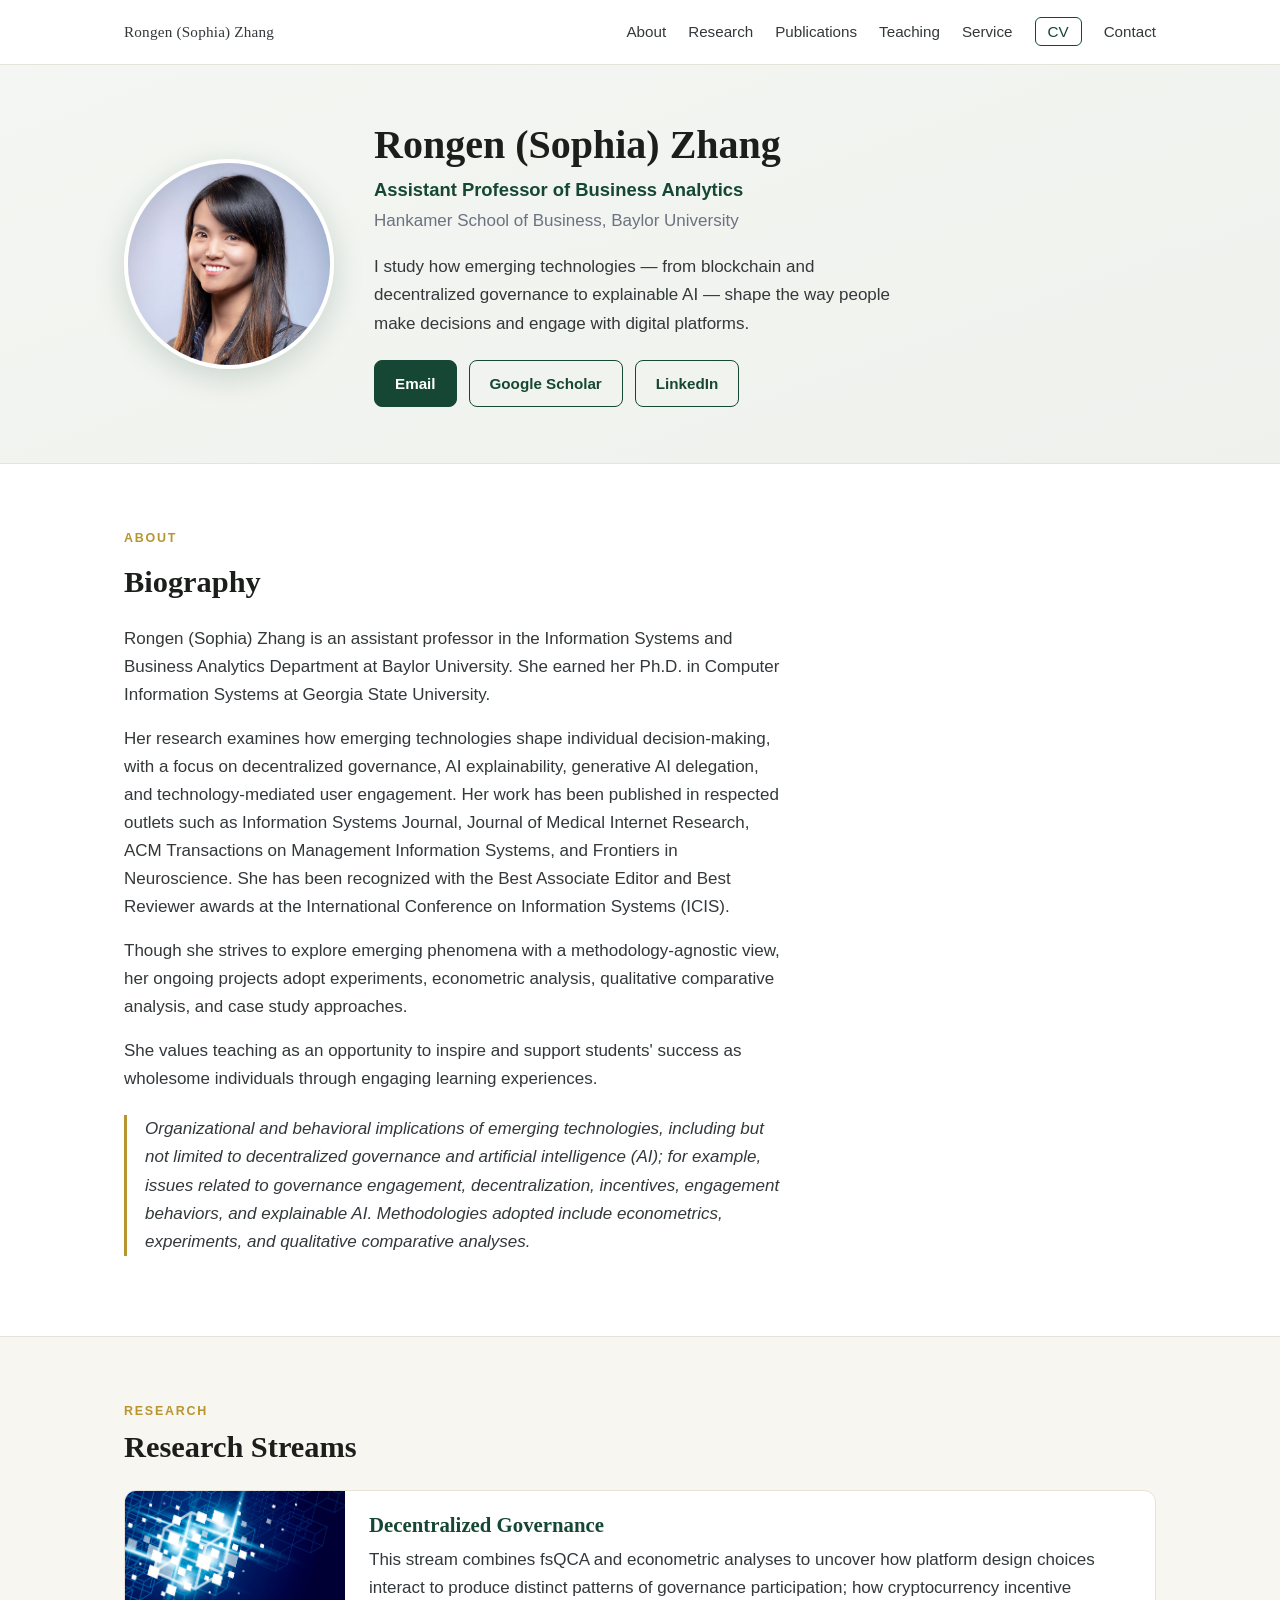
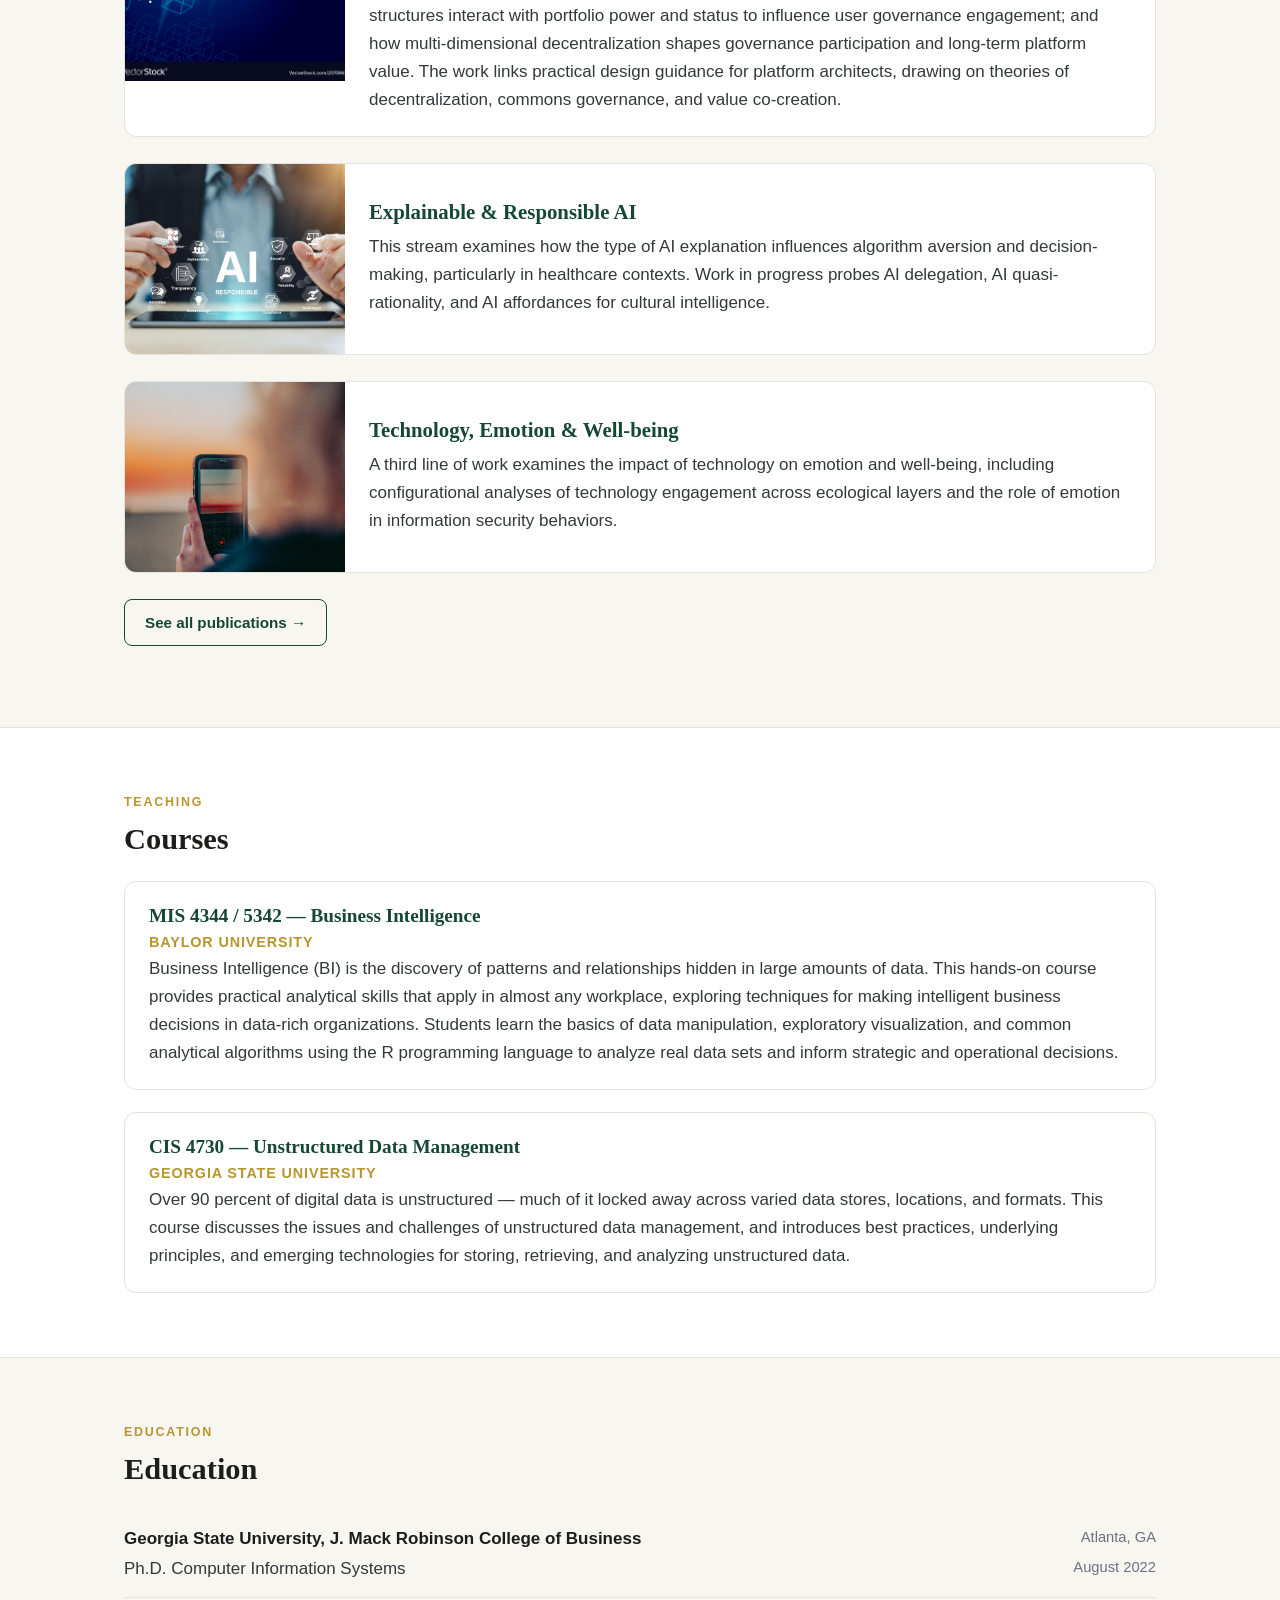
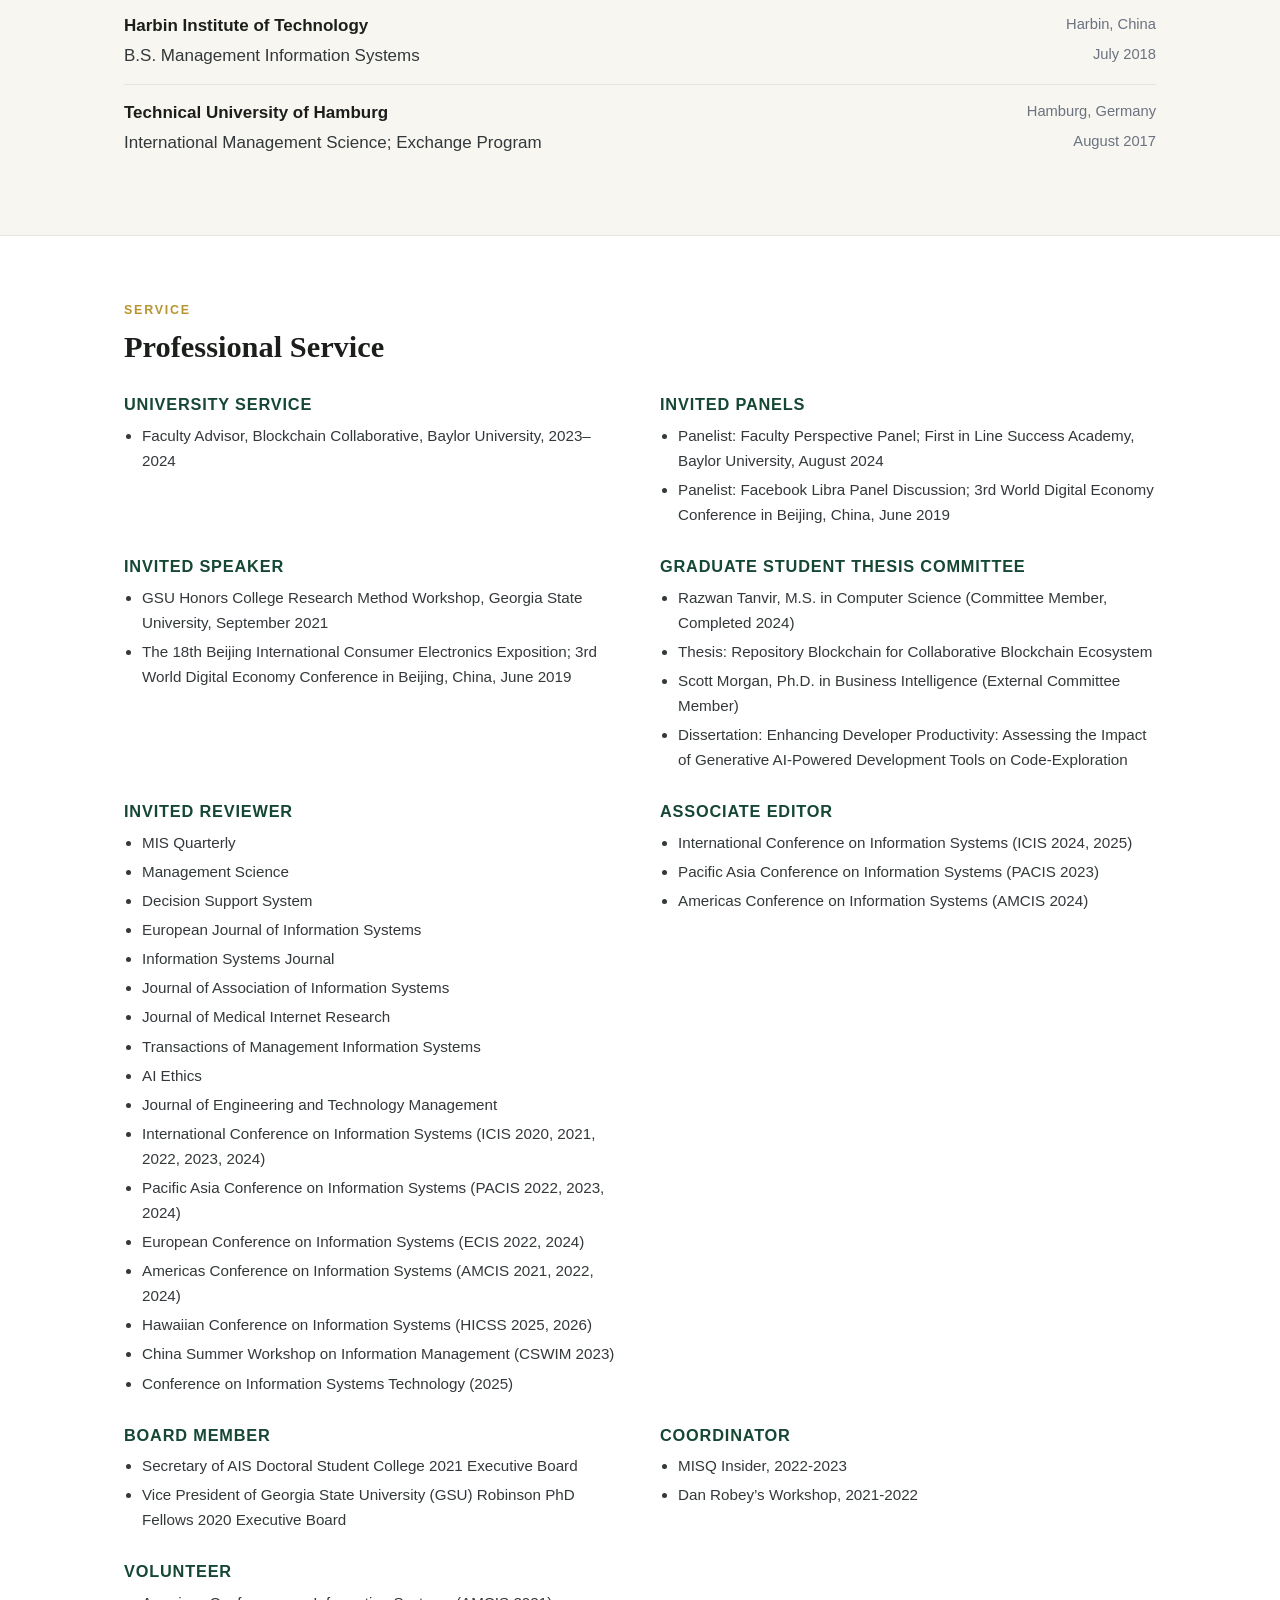
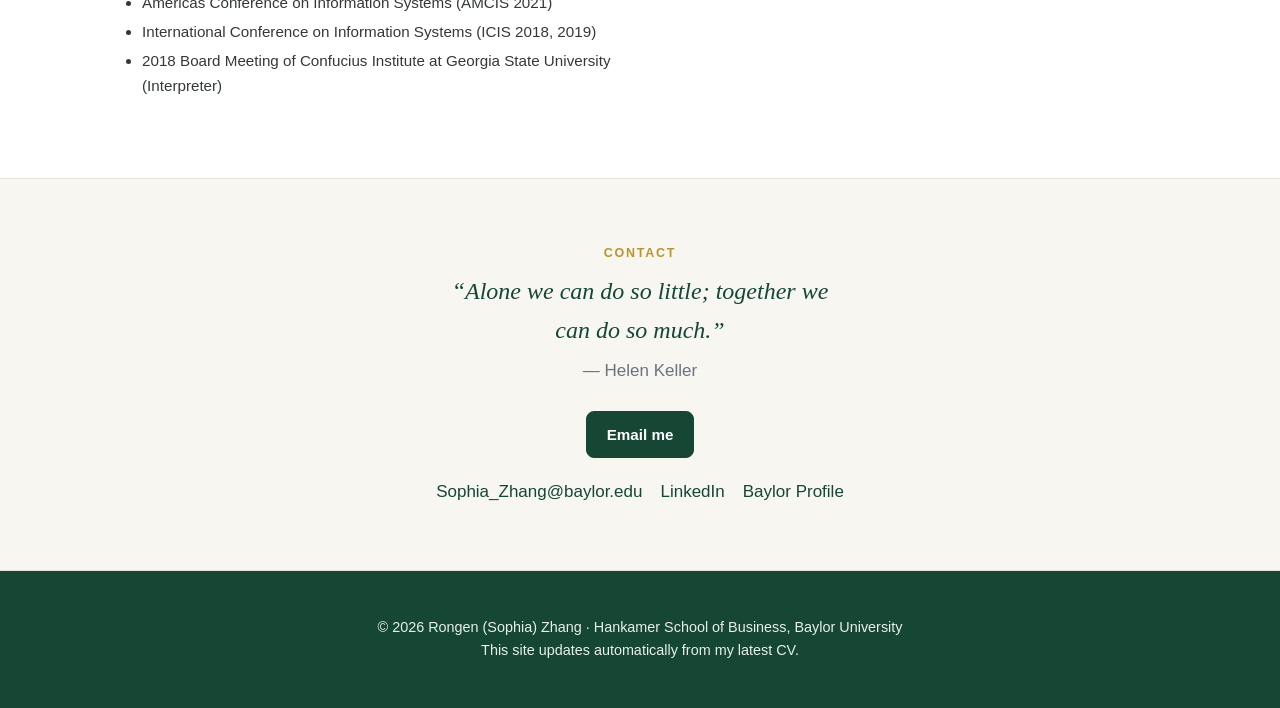
<file: docs/index.html>
<!DOCTYPE html>
<html lang="en">
<head>
<meta charset="utf-8">
<meta name="viewport" content="width=device-width, initial-scale=1">
<title>Rongen (Sophia) Zhang — Assistant Professor of Business Analytics</title>
<meta name="description" content="Rongen (Sophia) Zhang, Assistant Professor of Business Analytics, Hankamer School of Business, Baylor University. Research on decentralized governance, explainable and responsible AI, and technology-mediated engagement.">
<link rel="stylesheet" href="assets/css/style.css">
</head>
<body>

<nav class="nav">
  <div class="wrap">
    <a class="brand" href="#top">Rongen (Sophia) Zhang</a>
    <button class="menu-btn" aria-label="Menu" onclick="document.getElementById('menu').classList.toggle('open')">☰</button>
    <ul id="menu">
      <li><a href="#about">About</a></li>
      <li><a href="#research">Research</a></li>
      <li><a href="publications.html">Publications</a></li>
      <li><a href="#teaching">Teaching</a></li>
      <li><a href="#service">Service</a></li>
      <li><a class="cv-link" href="cv.pdf" target="_blank" rel="noopener">CV</a></li>
      <li><a href="#contact">Contact</a></li>
    </ul>
  </div>
</nav>

<header class="hero" id="top">
  <div class="wrap">
    <div class="hero-photo">
      <img src="assets/img/headshot.jpg" alt="Rongen (Sophia) Zhang">
    </div>
    <div class="hero-text">
      <h1>Rongen (Sophia) Zhang</h1>
      <p class="role">Assistant Professor of Business Analytics</p>
      <p class="aff">Hankamer School of Business, Baylor University</p>
      <p class="lead">I study how emerging technologies — from blockchain and decentralized governance to explainable AI — shape the way people make decisions and engage with digital platforms.</p>
      <div class="actions">
        <a class="btn" href="mailto:Sophia_Zhang@baylor.edu">Email</a>
        <a class="btn ghost" href="https://scholar.google.com/citations?user=bMO81LYAAAAJ&amp;hl=en" target="_blank" rel="noopener">Google Scholar</a>
        <a class="btn ghost" href="https://www.linkedin.com/in/rongen-sophia-zhang/" target="_blank" rel="noopener">LinkedIn</a>
      </div>
    </div>
  </div>
</header>

<main>
  <section class="block about" id="about">
    <div class="wrap">
      <p class="eyebrow">About</p>
      <h2>Biography</h2>
      <div class="about"><p>Rongen (Sophia) Zhang is an assistant professor in the Information Systems and Business Analytics Department at Baylor University. She earned her Ph.D. in Computer Information Systems at Georgia State University.</p><p>Her research examines how emerging technologies shape individual decision-making, with a focus on decentralized governance, AI explainability, generative AI delegation, and technology-mediated user engagement. Her work has been published in respected outlets such as Information Systems Journal, Journal of Medical Internet Research, ACM Transactions on Management Information Systems, and Frontiers in Neuroscience. She has been recognized with the Best Associate Editor and Best Reviewer awards at the International Conference on Information Systems (ICIS).</p><p>Though she strives to explore emerging phenomena with a methodology-agnostic view, her ongoing projects adopt experiments, econometric analysis, qualitative comparative analysis, and case study approaches.</p><p>She values teaching as an opportunity to inspire and support students' success as wholesome individuals through engaging learning experiences.</p></div>
      <p class="ri" style="margin-top:22px">Organizational and behavioral implications of emerging technologies, including but not limited to decentralized governance and artificial intelligence (AI); for example, issues related to governance engagement, decentralization, incentives, engagement behaviors, and explainable AI. Methodologies adopted include econometrics, experiments, and qualitative comparative analyses.</p>
    </div>
  </section>

  <section class="block soft" id="research">
    <div class="wrap">
      <p class="eyebrow">Research</p>
      <h2>Research Streams</h2>
      <div class="streams"><article class="stream"><div class="stream-img"><img src="assets/img/stream-blockchain.jpg" alt="" loading="lazy"></div><div class="stream-body"><h3>Decentralized Governance</h3><p>This stream combines fsQCA and econometric analyses to uncover how platform design choices interact to produce distinct patterns of governance participation; how cryptocurrency incentive structures interact with portfolio power and status to influence user governance engagement; and how multi-dimensional decentralization shapes governance participation and long-term platform value. The work links practical design guidance for platform architects, drawing on theories of decentralization, commons governance, and value co-creation.</p></div></article>
<article class="stream"><div class="stream-img"><img src="assets/img/stream-ai.jpg" alt="" loading="lazy"></div><div class="stream-body"><h3>Explainable &amp; Responsible AI</h3><p>This stream examines how the type of AI explanation influences algorithm aversion and decision-making, particularly in healthcare contexts. Work in progress probes AI delegation, AI quasi-rationality, and AI affordances for cultural intelligence.</p></div></article>
<article class="stream"><div class="stream-img"><img src="assets/img/stream-wellbeing.jpg" alt="" loading="lazy"></div><div class="stream-body"><h3>Technology, Emotion &amp; Well-being</h3><p>A third line of work examines the impact of technology on emotion and well-being, including configurational analyses of technology engagement across ecological layers and the role of emotion in information security behaviors.</p></div></article></div>
      <p style="margin-top:26px"><a class="btn ghost" href="publications.html">See all publications →</a></p>
    </div>
  </section>

  <section class="block" id="teaching">
    <div class="wrap">
      <p class="eyebrow">Teaching</p>
      <h2>Courses</h2>
      <div class="courses"><article class="course"><h3>MIS 4344 / 5342 — Business Intelligence</h3><p class="course-inst">Baylor University</p><p>Business Intelligence (BI) is the discovery of patterns and relationships hidden in large amounts of data. This hands-on course provides practical analytical skills that apply in almost any workplace, exploring techniques for making intelligent business decisions in data-rich organizations. Students learn the basics of data manipulation, exploratory visualization, and common analytical algorithms using the R programming language to analyze real data sets and inform strategic and operational decisions.</p></article>
<article class="course"><h3>CIS 4730 — Unstructured Data Management</h3><p class="course-inst">Georgia State University</p><p>Over 90 percent of digital data is unstructured — much of it locked away across varied data stores, locations, and formats. This course discusses the issues and challenges of unstructured data management, and introduces best practices, underlying principles, and emerging technologies for storing, retrieving, and analyzing unstructured data.</p></article></div>
    </div>
  </section>

  <section class="block soft" id="cv-detail">
    <div class="wrap">
      <p class="eyebrow">Education</p>
      <h2>Education</h2>
      <ul class="edu"><li><span class="edu-org">Georgia State University, J. Mack Robinson College of Business</span><span class="edu-meta">Atlanta, GA</span><span class="edu-role">Ph.D. Computer Information Systems</span><span class="edu-meta">August 2022</span></li>
<li><span class="edu-org">Harbin Institute of Technology</span><span class="edu-meta">Harbin, China</span><span class="edu-role">B.S. Management Information Systems</span><span class="edu-meta">July 2018</span></li>
<li><span class="edu-org">Technical University of Hamburg</span><span class="edu-meta">Hamburg, Germany</span><span class="edu-role">International Management Science; Exchange Program</span><span class="edu-meta">August 2017</span></li></ul>
    </div>
  </section>

  <section class="block" id="service">
    <div class="wrap">
      <p class="eyebrow">Service</p>
      <h2>Professional Service</h2>
      <div class="service"><div class="svc-group"><h3>University Service</h3><ul><li>Faculty Advisor, Blockchain Collaborative, Baylor University, 2023–2024</li></ul></div>
<div class="svc-group"><h3>Invited Panels</h3><ul><li>Panelist: Faculty Perspective Panel; First in Line Success Academy, Baylor University, August 2024</li><li>Panelist: Facebook Libra Panel Discussion; 3rd World Digital Economy Conference in Beijing, China, June 2019</li></ul></div>
<div class="svc-group"><h3>Invited Speaker</h3><ul><li>GSU Honors College Research Method Workshop, Georgia State University, September 2021</li><li>The 18th Beijing International Consumer Electronics Exposition; 3rd World Digital Economy Conference in Beijing, China, June 2019</li></ul></div>
<div class="svc-group"><h3>Graduate Student Thesis Committee</h3><ul><li>Razwan Tanvir, M.S. in Computer Science (Committee Member, Completed 2024)</li><li>Thesis: Repository Blockchain for Collaborative Blockchain Ecosystem</li><li>Scott Morgan, Ph.D. in Business Intelligence (External Committee Member)</li><li>Dissertation: Enhancing Developer Productivity: Assessing the Impact of Generative AI-Powered Development Tools on Code-Exploration</li></ul></div>
<div class="svc-group"><h3>Invited Reviewer</h3><ul><li>MIS Quarterly</li><li>Management Science</li><li>Decision Support System</li><li>European Journal of Information Systems</li><li>Information Systems Journal</li><li>Journal of Association of Information Systems</li><li>Journal of Medical Internet Research</li><li>Transactions of Management Information Systems</li><li>AI Ethics</li><li>Journal of Engineering and Technology Management</li><li>International Conference on Information Systems (ICIS 2020, 2021, 2022, 2023, 2024)</li><li>Pacific Asia Conference on Information Systems (PACIS 2022, 2023, 2024)</li><li>European Conference on Information Systems (ECIS 2022, 2024)</li><li>Americas Conference on Information Systems (AMCIS 2021, 2022, 2024)</li><li>Hawaiian Conference on Information Systems (HICSS 2025, 2026)</li><li>China Summer Workshop on Information Management (CSWIM 2023)</li><li>Conference on Information Systems Technology (2025)</li></ul></div>
<div class="svc-group"><h3>Associate Editor</h3><ul><li>International Conference on Information Systems (ICIS 2024, 2025)</li><li>Pacific Asia Conference on Information Systems (PACIS 2023)</li><li>Americas Conference on Information Systems (AMCIS 2024)</li></ul></div>
<div class="svc-group"><h3>Board Member</h3><ul><li>Secretary of AIS Doctoral Student College 2021 Executive Board</li><li>Vice President of Georgia State University (GSU) Robinson PhD Fellows 2020 Executive Board</li></ul></div>
<div class="svc-group"><h3>Coordinator</h3><ul><li>MISQ Insider, 2022-2023</li><li>Dan Robey’s Workshop, 2021-2022</li></ul></div>
<div class="svc-group"><h3>Volunteer</h3><ul><li>Americas Conference on Information Systems (AMCIS 2021)</li><li>International Conference on Information Systems (ICIS 2018, 2019)</li><li>2018 Board Meeting of Confucius Institute at Georgia State University (Interpreter)</li></ul></div></div>
    </div>
  </section>

  <section class="block soft" id="contact">
    <div class="wrap contact">
      <p class="eyebrow">Contact</p>
      <p class="quote">“Alone we can do so little; together we can do so much.”</p>
      <p class="quote-author">— Helen Keller</p>
      <a class="btn" href="mailto:Sophia_Zhang@baylor.edu">Email me</a>
      <div class="contact-links">
        <a href="mailto:Sophia_Zhang@baylor.edu">Sophia_Zhang@baylor.edu</a>
        <a href="https://www.linkedin.com/in/rongen-sophia-zhang/" target="_blank" rel="noopener">LinkedIn</a>
        <a href="https://hankamer.baylor.edu/person/rongen-sophia-zhang" target="_blank" rel="noopener">Baylor Profile</a>
      </div>
    </div>
  </section>
</main>

<footer>
  <div class="wrap">
    <p>© 2026 Rongen (Sophia) Zhang · Hankamer School of Business, Baylor University<br>
    This site updates automatically from my latest CV.</p>
  </div>
</footer>

</body>
</html>
</file>
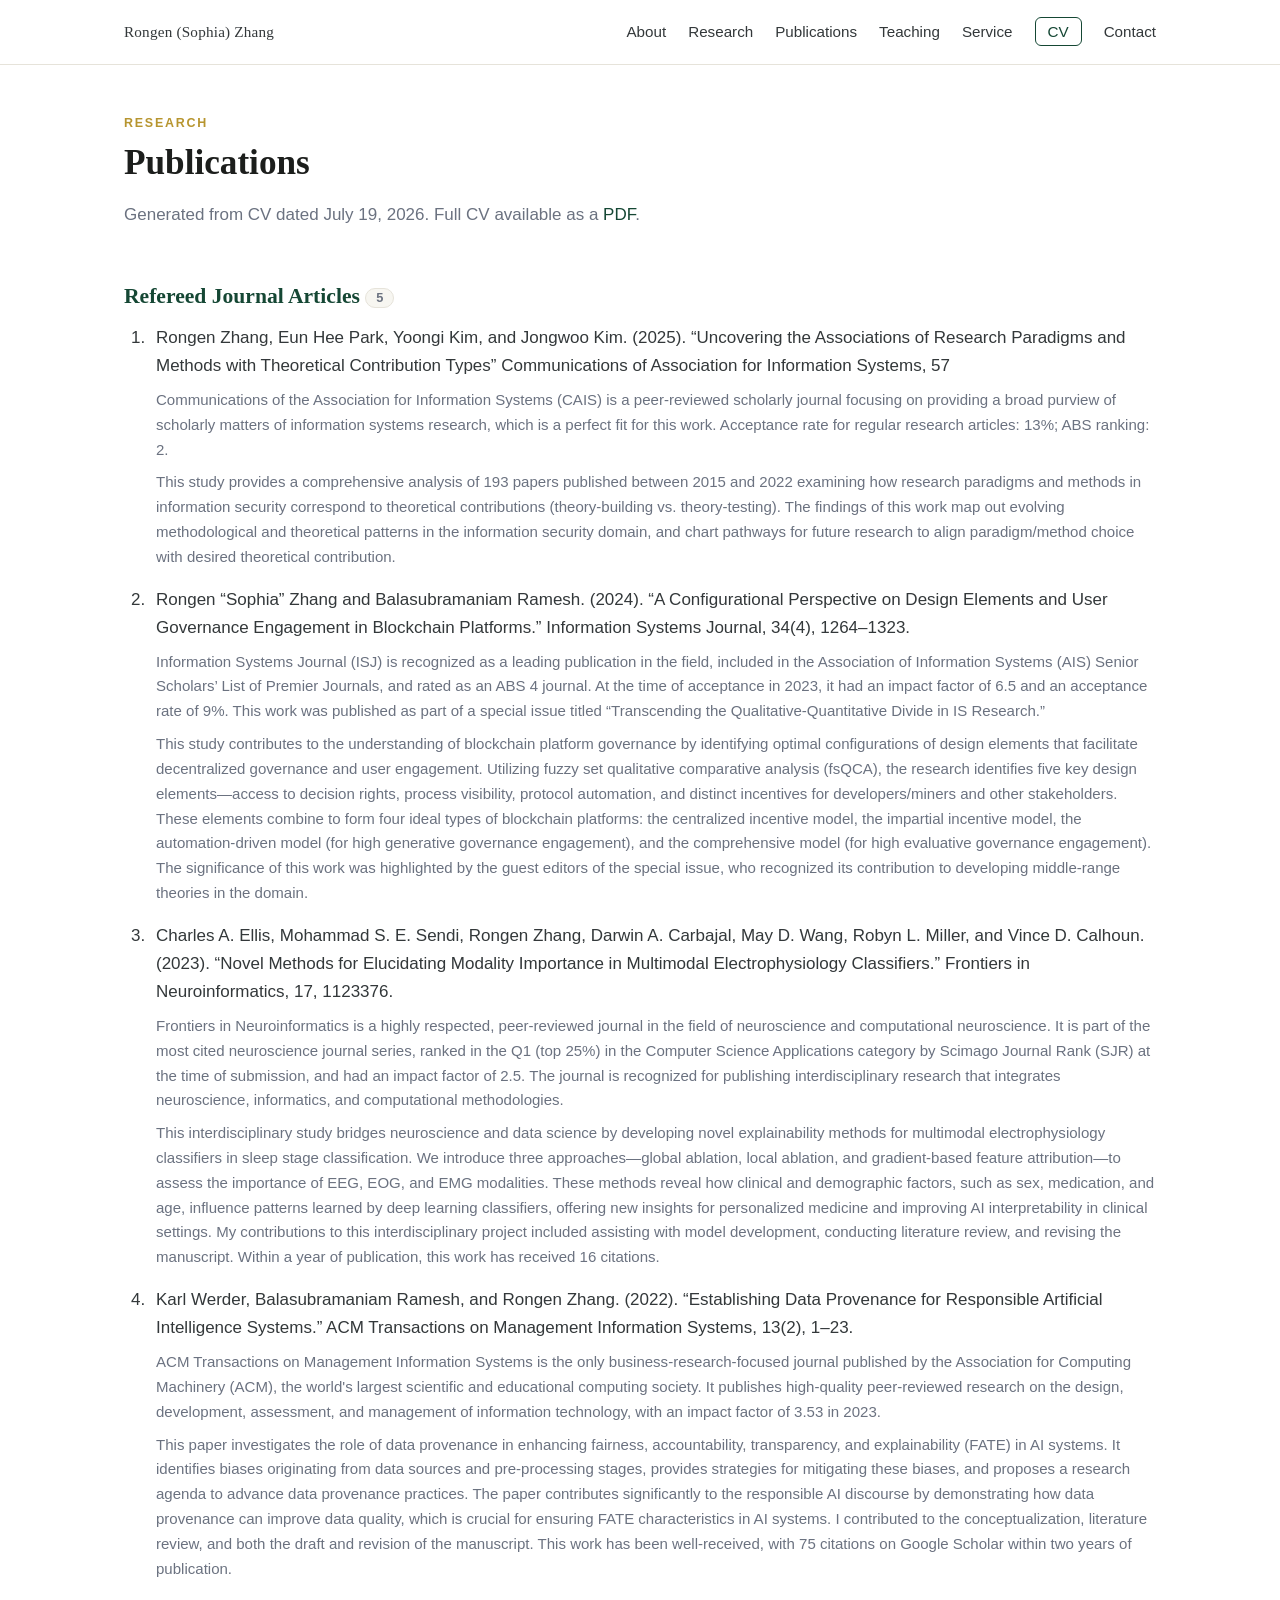
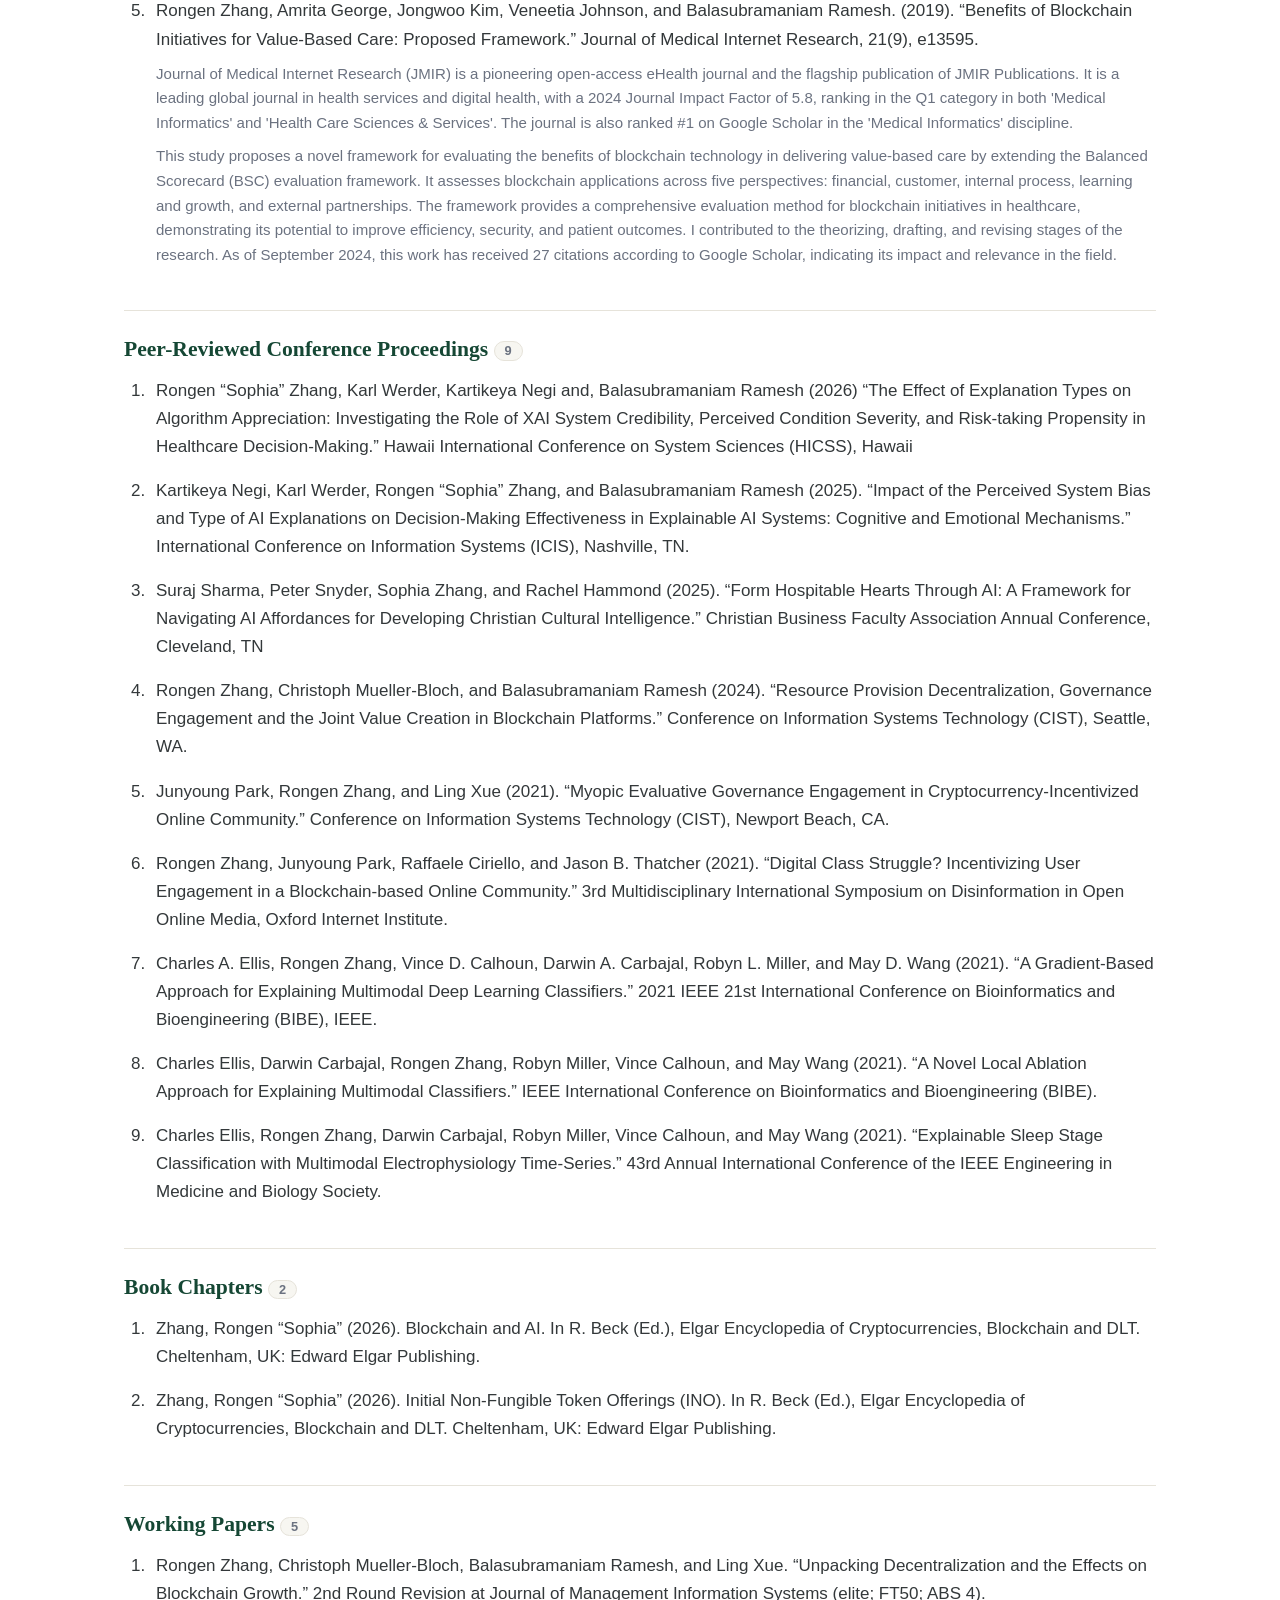
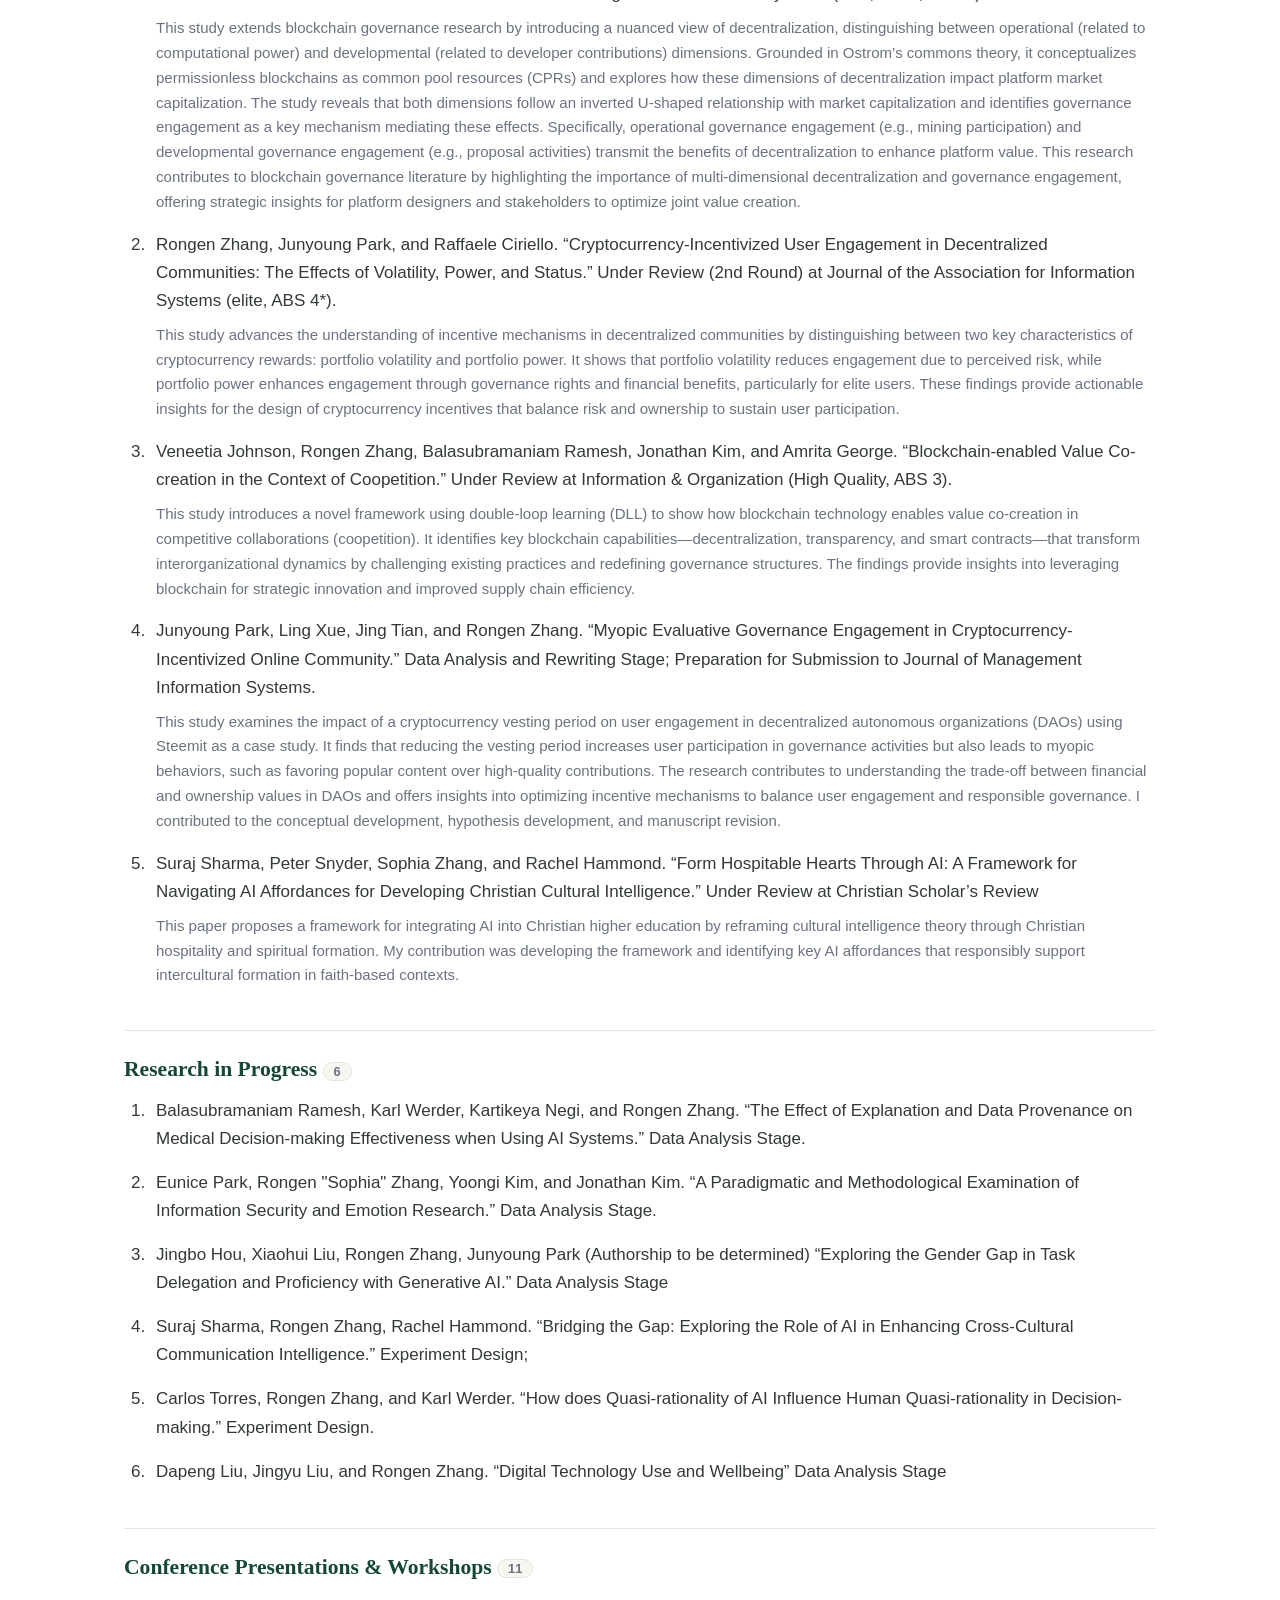
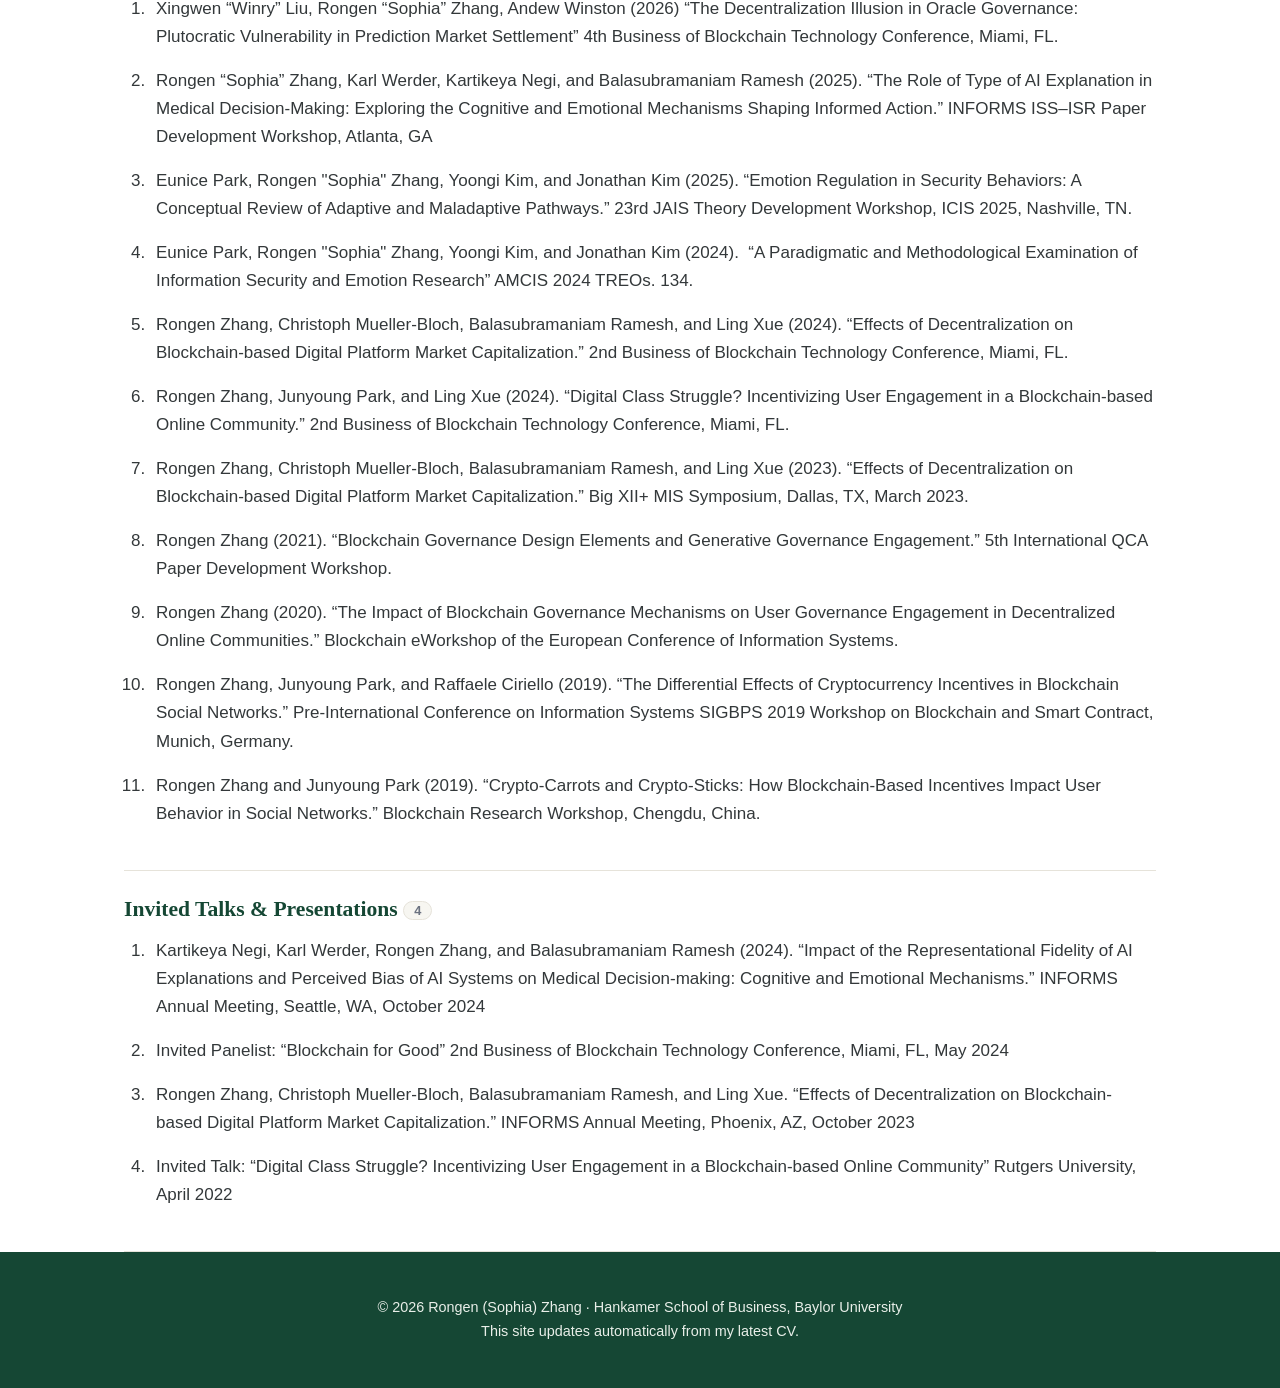
<file: docs/publications.html>
<!DOCTYPE html>
<html lang="en">
<head>
<meta charset="utf-8">
<meta name="viewport" content="width=device-width, initial-scale=1">
<title>Publications — Rongen (Sophia) Zhang</title>
<meta name="description" content="Publications of Rongen (Sophia) Zhang: journal articles, conference proceedings, book chapters, working papers, and presentations.">
<link rel="stylesheet" href="assets/css/style.css">
</head>
<body>

<nav class="nav">
  <div class="wrap">
    <a class="brand" href="index.html">Rongen (Sophia) Zhang</a>
    <button class="menu-btn" aria-label="Menu" onclick="document.getElementById('menu').classList.toggle('open')">☰</button>
    <ul id="menu">
      <li><a href="index.html#about">About</a></li>
      <li><a href="index.html#research">Research</a></li>
      <li><a href="publications.html">Publications</a></li>
      <li><a href="index.html#teaching">Teaching</a></li>
      <li><a href="index.html#service">Service</a></li>
      <li><a class="cv-link" href="cv.pdf" target="_blank" rel="noopener">CV</a></li>
      <li><a href="index.html#contact">Contact</a></li>
    </ul>
  </div>
</nav>

<header class="pub-hero">
  <div class="wrap">
    <p class="eyebrow">Research</p>
    <h1>Publications</h1>
    <p class="cv-note">Generated from CV dated July 19, 2026. Full CV available as a <a href="cv.pdf" target="_blank" rel="noopener">PDF</a>.</p>
  </div>
</header>

<main>
  <div class="wrap">
    <section class="pubgroup"><h3>Refereed Journal Articles <span class="count">5</span></h3><ol class="publist"><li class="pub"><p class="pub-cite">Rongen Zhang, Eun Hee Park, Yoongi Kim, and Jongwoo Kim. (2025). “Uncovering the Associations of Research Paradigms and Methods with Theoretical Contribution Types” Communications of Association for Information Systems, 57</p><p class="pub-note">Communications of the Association for Information Systems (CAIS) is a peer-reviewed scholarly journal focusing on providing a broad purview of scholarly matters of information systems research, which is a perfect fit for this work. Acceptance rate for regular research articles: 13%; ABS ranking: 2.</p><p class="pub-note">This study provides a comprehensive analysis of 193 papers published between 2015 and 2022 examining how research paradigms and methods in information security correspond to theoretical contributions (theory-building vs. theory-testing). The findings of this work map out evolving methodological and theoretical patterns in the information security domain, and chart pathways for future research to align paradigm/method choice with desired theoretical contribution.</p></li>
<li class="pub"><p class="pub-cite">Rongen “Sophia” Zhang and Balasubramaniam Ramesh. (2024). “A Configurational Perspective on Design Elements and User Governance Engagement in Blockchain Platforms.” Information Systems Journal, 34(4), 1264–1323.</p><p class="pub-note">Information Systems Journal (ISJ) is recognized as a leading publication in the field, included in the Association of Information Systems (AIS) Senior Scholars’ List of Premier Journals, and rated as an ABS 4 journal. At the time of acceptance in 2023, it had an impact factor of 6.5 and an acceptance rate of 9%. This work was published as part of a special issue titled “Transcending the Qualitative-Quantitative Divide in IS Research.”</p><p class="pub-note">This study contributes to the understanding of blockchain platform governance by identifying optimal configurations of design elements that facilitate decentralized governance and user engagement. Utilizing fuzzy set qualitative comparative analysis (fsQCA), the research identifies five key design elements—access to decision rights, process visibility, protocol automation, and distinct incentives for developers/miners and other stakeholders. These elements combine to form four ideal types of blockchain platforms: the centralized incentive model, the impartial incentive model, the automation-driven model (for high generative governance engagement), and the comprehensive model (for high evaluative governance engagement). The significance of this work was highlighted by the guest editors of the special issue, who recognized its contribution to developing middle-range theories in the domain.</p></li>
<li class="pub"><p class="pub-cite">Charles A. Ellis, Mohammad S. E. Sendi, Rongen Zhang, Darwin A. Carbajal, May D. Wang, Robyn L. Miller, and Vince D. Calhoun. (2023). “Novel Methods for Elucidating Modality Importance in Multimodal Electrophysiology Classifiers.” Frontiers in Neuroinformatics, 17, 1123376.</p><p class="pub-note">Frontiers in Neuroinformatics is a highly respected, peer-reviewed journal in the field of neuroscience and computational neuroscience. It is part of the most cited neuroscience journal series, ranked in the Q1 (top 25%) in the Computer Science Applications category by Scimago Journal Rank (SJR) at the time of submission, and had an impact factor of 2.5. The journal is recognized for publishing interdisciplinary research that integrates neuroscience, informatics, and computational methodologies.</p><p class="pub-note">This interdisciplinary study bridges neuroscience and data science by developing novel explainability methods for multimodal electrophysiology classifiers in sleep stage classification. We introduce three approaches—global ablation, local ablation, and gradient-based feature attribution—to assess the importance of EEG, EOG, and EMG modalities. These methods reveal how clinical and demographic factors, such as sex, medication, and age, influence patterns learned by deep learning classifiers, offering new insights for personalized medicine and improving AI interpretability in clinical settings. My contributions to this interdisciplinary project included assisting with model development, conducting literature review, and revising the manuscript. Within a year of publication, this work has received 16 citations.</p></li>
<li class="pub"><p class="pub-cite">Karl Werder, Balasubramaniam Ramesh, and Rongen Zhang. (2022). “Establishing Data Provenance for Responsible Artificial Intelligence Systems.” ACM Transactions on Management Information Systems, 13(2), 1–23.</p><p class="pub-note">ACM Transactions on Management Information Systems is the only business-research-focused journal published by the Association for Computing Machinery (ACM), the world's largest scientific and educational computing society. It publishes high-quality peer-reviewed research on the design, development, assessment, and management of information technology, with an impact factor of 3.53 in 2023.</p><p class="pub-note">This paper investigates the role of data provenance in enhancing fairness, accountability, transparency, and explainability (FATE) in AI systems. It identifies biases originating from data sources and pre-processing stages, provides strategies for mitigating these biases, and proposes a research agenda to advance data provenance practices. The paper contributes significantly to the responsible AI discourse by demonstrating how data provenance can improve data quality, which is crucial for ensuring FATE characteristics in AI systems. I contributed to the conceptualization, literature review, and both the draft and revision of the manuscript. This work has been well-received, with 75 citations on Google Scholar within two years of publication.</p></li>
<li class="pub"><p class="pub-cite">Rongen Zhang, Amrita George, Jongwoo Kim, Veneetia Johnson, and Balasubramaniam Ramesh. (2019). “Benefits of Blockchain Initiatives for Value-Based Care: Proposed Framework.” Journal of Medical Internet Research, 21(9), e13595.</p><p class="pub-note">Journal of Medical Internet Research (JMIR) is a pioneering open-access eHealth journal and the flagship publication of JMIR Publications. It is a leading global journal in health services and digital health, with a 2024 Journal Impact Factor of 5.8, ranking in the Q1 category in both 'Medical Informatics' and 'Health Care Sciences &amp; Services'. The journal is also ranked #1 on Google Scholar in the 'Medical Informatics' discipline.</p><p class="pub-note">This study proposes a novel framework for evaluating the benefits of blockchain technology in delivering value-based care by extending the Balanced Scorecard (BSC) evaluation framework. It assesses blockchain applications across five perspectives: financial, customer, internal process, learning and growth, and external partnerships. The framework provides a comprehensive evaluation method for blockchain initiatives in healthcare, demonstrating its potential to improve efficiency, security, and patient outcomes. I contributed to the theorizing, drafting, and revising stages of the research. As of September 2024, this work has received 27 citations according to Google Scholar, indicating its impact and relevance in the field.</p></li></ol></section>
<section class="pubgroup"><h3>Peer-Reviewed Conference Proceedings <span class="count">9</span></h3><ol class="publist"><li class="pub"><p class="pub-cite">Rongen “Sophia” Zhang, Karl Werder, Kartikeya Negi and, Balasubramaniam Ramesh (2026) “The Effect of Explanation Types on Algorithm Appreciation: Investigating the Role of XAI System Credibility, Perceived Condition Severity, and Risk-taking Propensity in Healthcare Decision-Making.” Hawaii International Conference on System Sciences (HICSS), Hawaii</p></li>
<li class="pub"><p class="pub-cite">Kartikeya Negi, Karl Werder, Rongen “Sophia” Zhang, and Balasubramaniam Ramesh (2025). “Impact of the Perceived System Bias and Type of AI Explanations on Decision-Making Effectiveness in Explainable AI Systems: Cognitive and Emotional Mechanisms.” International Conference on Information Systems (ICIS), Nashville, TN.</p></li>
<li class="pub"><p class="pub-cite">Suraj Sharma, Peter Snyder, Sophia Zhang, and Rachel Hammond (2025). “Form Hospitable Hearts Through AI: A Framework for Navigating AI Affordances for Developing Christian Cultural Intelligence.” Christian Business Faculty Association Annual Conference, Cleveland, TN</p></li>
<li class="pub"><p class="pub-cite">Rongen Zhang, Christoph Mueller-Bloch, and Balasubramaniam Ramesh (2024). “Resource Provision Decentralization, Governance Engagement and the Joint Value Creation in Blockchain Platforms.” Conference on Information Systems Technology (CIST), Seattle, WA.</p></li>
<li class="pub"><p class="pub-cite">Junyoung Park, Rongen Zhang, and Ling Xue (2021). “Myopic Evaluative Governance Engagement in Cryptocurrency-Incentivized Online Community.” Conference on Information Systems Technology (CIST), Newport Beach, CA.</p></li>
<li class="pub"><p class="pub-cite">Rongen Zhang, Junyoung Park, Raffaele Ciriello, and Jason B. Thatcher (2021). “Digital Class Struggle? Incentivizing User Engagement in a Blockchain-based Online Community.” 3rd Multidisciplinary International Symposium on Disinformation in Open Online Media, Oxford Internet Institute.</p></li>
<li class="pub"><p class="pub-cite">Charles A. Ellis, Rongen Zhang, Vince D. Calhoun, Darwin A. Carbajal, Robyn L. Miller, and May D. Wang (2021). “A Gradient-Based Approach for Explaining Multimodal Deep Learning Classifiers.” 2021 IEEE 21st International Conference on Bioinformatics and Bioengineering (BIBE), IEEE.</p></li>
<li class="pub"><p class="pub-cite">Charles Ellis, Darwin Carbajal, Rongen Zhang, Robyn Miller, Vince Calhoun, and May Wang (2021). “A Novel Local Ablation Approach for Explaining Multimodal Classifiers.” IEEE International Conference on Bioinformatics and Bioengineering (BIBE).</p></li>
<li class="pub"><p class="pub-cite">Charles Ellis, Rongen Zhang, Darwin Carbajal, Robyn Miller, Vince Calhoun, and May Wang (2021). “Explainable Sleep Stage Classification with Multimodal Electrophysiology Time-Series.” 43rd Annual International Conference of the IEEE Engineering in Medicine and Biology Society.</p></li></ol></section>
<section class="pubgroup"><h3>Book Chapters <span class="count">2</span></h3><ol class="publist"><li class="pub"><p class="pub-cite">Zhang, Rongen “Sophia” (2026). Blockchain and AI. In R. Beck (Ed.), Elgar Encyclopedia of Cryptocurrencies, Blockchain and DLT. Cheltenham, UK: Edward Elgar Publishing.</p></li>
<li class="pub"><p class="pub-cite">Zhang, Rongen “Sophia” (2026). Initial Non-Fungible Token Offerings (INO). In R. Beck (Ed.), Elgar Encyclopedia of Cryptocurrencies, Blockchain and DLT. Cheltenham, UK: Edward Elgar Publishing.</p></li></ol></section>
<section class="pubgroup"><h3>Working Papers <span class="count">5</span></h3><ol class="publist"><li class="pub"><p class="pub-cite">Rongen Zhang, Christoph Mueller-Bloch, Balasubramaniam Ramesh, and Ling Xue. “Unpacking Decentralization and the Effects on Blockchain Growth.” 2nd Round Revision at Journal of Management Information Systems (elite; FT50; ABS 4).</p><p class="pub-note">This study extends blockchain governance research by introducing a nuanced view of decentralization, distinguishing between operational (related to computational power) and developmental (related to developer contributions) dimensions. Grounded in Ostrom’s commons theory, it conceptualizes permissionless blockchains as common pool resources (CPRs) and explores how these dimensions of decentralization impact platform market capitalization. The study reveals that both dimensions follow an inverted U-shaped relationship with market capitalization and identifies governance engagement as a key mechanism mediating these effects. Specifically, operational governance engagement (e.g., mining participation) and developmental governance engagement (e.g., proposal activities) transmit the benefits of decentralization to enhance platform value. This research contributes to blockchain governance literature by highlighting the importance of multi-dimensional decentralization and governance engagement, offering strategic insights for platform designers and stakeholders to optimize joint value creation.</p></li>
<li class="pub"><p class="pub-cite">Rongen Zhang, Junyoung Park, and Raffaele Ciriello. “Cryptocurrency-Incentivized User Engagement in Decentralized Communities: The Effects of Volatility, Power, and Status.” Under Review (2nd Round) at Journal of the Association for Information Systems (elite, ABS 4*).</p><p class="pub-note">This study advances the understanding of incentive mechanisms in decentralized communities by distinguishing between two key characteristics of cryptocurrency rewards: portfolio volatility and portfolio power. It shows that portfolio volatility reduces engagement due to perceived risk, while portfolio power enhances engagement through governance rights and financial benefits, particularly for elite users. These findings provide actionable insights for the design of cryptocurrency incentives that balance risk and ownership to sustain user participation.</p></li>
<li class="pub"><p class="pub-cite">Veneetia Johnson, Rongen Zhang, Balasubramaniam Ramesh, Jonathan Kim, and Amrita George. “Blockchain-enabled Value Co-creation in the Context of Coopetition.” Under Review at Information &amp; Organization (High Quality, ABS 3).</p><p class="pub-note">This study introduces a novel framework using double-loop learning (DLL) to show how blockchain technology enables value co-creation in competitive collaborations (coopetition). It identifies key blockchain capabilities—decentralization, transparency, and smart contracts—that transform interorganizational dynamics by challenging existing practices and redefining governance structures. The findings provide insights into leveraging blockchain for strategic innovation and improved supply chain efficiency.</p></li>
<li class="pub"><p class="pub-cite">Junyoung Park, Ling Xue, Jing Tian, and Rongen Zhang. “Myopic Evaluative Governance Engagement in Cryptocurrency-Incentivized Online Community.” Data Analysis and Rewriting Stage; Preparation for Submission to Journal of Management Information Systems.</p><p class="pub-note">This study examines the impact of a cryptocurrency vesting period on user engagement in decentralized autonomous organizations (DAOs) using Steemit as a case study. It finds that reducing the vesting period increases user participation in governance activities but also leads to myopic behaviors, such as favoring popular content over high-quality contributions. The research contributes to understanding the trade-off between financial and ownership values in DAOs and offers insights into optimizing incentive mechanisms to balance user engagement and responsible governance. I contributed to the conceptual development, hypothesis development, and manuscript revision.</p></li>
<li class="pub"><p class="pub-cite">Suraj Sharma, Peter Snyder, Sophia Zhang, and Rachel Hammond. “Form Hospitable Hearts Through AI: A Framework for Navigating AI Affordances for Developing Christian Cultural Intelligence.” Under Review at Christian Scholar’s Review</p><p class="pub-note">This paper proposes a framework for integrating AI into Christian higher education by reframing cultural intelligence theory through Christian hospitality and spiritual formation. My contribution was developing the framework and identifying key AI affordances that responsibly support intercultural formation in faith-based contexts.</p></li></ol></section>
<section class="pubgroup"><h3>Research in Progress <span class="count">6</span></h3><ol class="publist"><li class="pub"><p class="pub-cite">Balasubramaniam Ramesh, Karl Werder, Kartikeya Negi, and Rongen Zhang. “The Effect of Explanation and Data Provenance on Medical Decision-making Effectiveness when Using AI Systems.” Data Analysis Stage.</p></li>
<li class="pub"><p class="pub-cite">Eunice Park, Rongen "Sophia" Zhang, Yoongi Kim, and Jonathan Kim. “A Paradigmatic and Methodological Examination of Information Security and Emotion Research.” Data Analysis Stage.</p></li>
<li class="pub"><p class="pub-cite">Jingbo Hou, Xiaohui Liu, Rongen Zhang, Junyoung Park (Authorship to be determined) “Exploring the Gender Gap in Task Delegation and Proficiency with Generative AI.” Data Analysis Stage</p></li>
<li class="pub"><p class="pub-cite">Suraj Sharma, Rongen Zhang, Rachel Hammond. “Bridging the Gap: Exploring the Role of AI in Enhancing Cross-Cultural Communication Intelligence.” Experiment Design;</p></li>
<li class="pub"><p class="pub-cite">Carlos Torres, Rongen Zhang, and Karl Werder. “How does Quasi-rationality of AI Influence Human Quasi-rationality in Decision-making.” Experiment Design.</p></li>
<li class="pub"><p class="pub-cite">Dapeng Liu, Jingyu Liu, and Rongen Zhang. “Digital Technology Use and Wellbeing” Data Analysis Stage</p></li></ol></section>
<section class="pubgroup"><h3>Conference Presentations &amp; Workshops <span class="count">11</span></h3><ol class="publist"><li class="pub"><p class="pub-cite">Xingwen “Winry” Liu, Rongen “Sophia” Zhang, Andew Winston (2026) “The Decentralization Illusion in Oracle Governance: Plutocratic Vulnerability in Prediction Market Settlement” 4th Business of Blockchain Technology Conference, Miami, FL.</p></li>
<li class="pub"><p class="pub-cite">Rongen “Sophia” Zhang, Karl Werder, Kartikeya Negi, and Balasubramaniam Ramesh (2025). “The Role of Type of AI Explanation in Medical Decision-Making: Exploring the Cognitive and Emotional Mechanisms Shaping Informed Action.” INFORMS ISS–ISR Paper Development Workshop, Atlanta, GA</p></li>
<li class="pub"><p class="pub-cite">Eunice Park, Rongen "Sophia" Zhang, Yoongi Kim, and Jonathan Kim (2025). “Emotion Regulation in Security Behaviors: A Conceptual Review of Adaptive and Maladaptive Pathways.” 23rd JAIS Theory Development Workshop, ICIS 2025, Nashville, TN.</p></li>
<li class="pub"><p class="pub-cite">Eunice Park, Rongen "Sophia" Zhang, Yoongi Kim, and Jonathan Kim (2024).  “A Paradigmatic and Methodological Examination of Information Security and Emotion Research” AMCIS 2024 TREOs. 134.</p></li>
<li class="pub"><p class="pub-cite">Rongen Zhang, Christoph Mueller-Bloch, Balasubramaniam Ramesh, and Ling Xue (2024). “Effects of Decentralization on Blockchain-based Digital Platform Market Capitalization.” 2nd Business of Blockchain Technology Conference, Miami, FL.</p></li>
<li class="pub"><p class="pub-cite">Rongen Zhang, Junyoung Park, and Ling Xue (2024). “Digital Class Struggle? Incentivizing User Engagement in a Blockchain-based Online Community.” 2nd Business of Blockchain Technology Conference, Miami, FL.</p></li>
<li class="pub"><p class="pub-cite">Rongen Zhang, Christoph Mueller-Bloch, Balasubramaniam Ramesh, and Ling Xue (2023). “Effects of Decentralization on Blockchain-based Digital Platform Market Capitalization.” Big XII+ MIS Symposium, Dallas, TX, March 2023.</p></li>
<li class="pub"><p class="pub-cite">Rongen Zhang (2021). “Blockchain Governance Design Elements and Generative Governance Engagement.” 5th International QCA Paper Development Workshop.</p></li>
<li class="pub"><p class="pub-cite">Rongen Zhang (2020). “The Impact of Blockchain Governance Mechanisms on User Governance Engagement in Decentralized Online Communities.” Blockchain eWorkshop of the European Conference of Information Systems.</p></li>
<li class="pub"><p class="pub-cite">Rongen Zhang, Junyoung Park, and Raffaele Ciriello (2019). “The Differential Effects of Cryptocurrency Incentives in Blockchain Social Networks.” Pre-International Conference on Information Systems SIGBPS 2019 Workshop on Blockchain and Smart Contract, Munich, Germany.</p></li>
<li class="pub"><p class="pub-cite">Rongen Zhang and Junyoung Park (2019). “Crypto-Carrots and Crypto-Sticks: How Blockchain-Based Incentives Impact User Behavior in Social Networks.” Blockchain Research Workshop, Chengdu, China.</p></li></ol></section>
<section class="pubgroup"><h3>Invited Talks &amp; Presentations <span class="count">4</span></h3><ol class="publist"><li class="pub"><p class="pub-cite">Kartikeya Negi, Karl Werder, Rongen Zhang, and Balasubramaniam Ramesh (2024). “Impact of the Representational Fidelity of AI Explanations and Perceived Bias of AI Systems on Medical Decision-making: Cognitive and Emotional Mechanisms.” INFORMS Annual Meeting, Seattle, WA, October 2024</p></li>
<li class="pub"><p class="pub-cite">Invited Panelist: “Blockchain for Good” 2nd Business of Blockchain Technology Conference, Miami, FL, May 2024</p></li>
<li class="pub"><p class="pub-cite">Rongen Zhang, Christoph Mueller-Bloch, Balasubramaniam Ramesh, and Ling Xue. “Effects of Decentralization on Blockchain-based Digital Platform Market Capitalization.” INFORMS Annual Meeting, Phoenix, AZ, October 2023</p></li>
<li class="pub"><p class="pub-cite">Invited Talk: “Digital Class Struggle? Incentivizing User Engagement in a Blockchain-based Online Community” Rutgers University, April 2022</p></li></ol></section>
  </div>
</main>

<footer>
  <div class="wrap">
    <p>© 2026 Rongen (Sophia) Zhang · Hankamer School of Business, Baylor University<br>
    This site updates automatically from my latest CV.</p>
  </div>
</footer>

</body>
</html>
</file>
<file: docs/assets/css/style.css>
/* sophia-zhang.com — hand-written, no frameworks. */
:root{
  --green:#154734;      /* Baylor green */
  --green-2:#1e5e45;
  --gold:#b7952f;
  --ink:#1c1e1c;
  --body:#33383a;
  --muted:#6b7280;
  --line:#e6e3da;
  --bg:#ffffff;
  --bg-soft:#f7f6f1;
  --max:1080px;
  --serif:Georgia,"Times New Roman",serif;
  --sans:-apple-system,BlinkMacSystemFont,"Segoe UI",Roboto,Helvetica,Arial,sans-serif;
}
*{box-sizing:border-box}
html{scroll-behavior:smooth}
body{
  margin:0;font-family:var(--sans);color:var(--body);
  background:var(--bg);line-height:1.65;font-size:17px;
  -webkit-font-smoothing:antialiased;
}
img{max-width:100%;display:block}
a{color:var(--green);text-decoration:none}
a:hover{text-decoration:underline}
h1,h2,h3{font-family:var(--serif);color:var(--ink);line-height:1.2;font-weight:600}
.wrap{max-width:var(--max);margin:0 auto;padding:0 24px}

/* ---- nav ---- */
.nav{
  position:sticky;top:0;z-index:50;background:rgba(255,255,255,.94);
  backdrop-filter:saturate(150%) blur(8px);border-bottom:1px solid var(--line);
}
.nav .wrap{display:flex;align-items:center;justify-content:space-between;
  min-height:64px;gap:16px}
.brand{font-family:var(--serif);font-weight:600;font-size:1.15rem;color:var(--green);
  letter-spacing:.2px}
.brand:hover{text-decoration:none}
.nav ul{list-style:none;display:flex;gap:22px;margin:0;padding:0;flex-wrap:wrap}
.nav a{color:var(--body);font-size:.95rem;font-weight:500}
.nav a:hover{color:var(--green);text-decoration:none}
.nav .cv-link{color:var(--green);border:1px solid var(--green);border-radius:6px;
  padding:5px 12px}
.nav .cv-link:hover{background:var(--green);color:#fff}
.menu-btn{display:none;background:none;border:0;font-size:1.5rem;color:var(--green);
  cursor:pointer}

/* ---- hero ---- */
.hero{background:linear-gradient(160deg,#f4f6f3 0%,#eef1ec 100%);
  border-bottom:1px solid var(--line)}
.hero .wrap{display:grid;grid-template-columns:210px 1fr;gap:40px;
  align-items:center;padding:56px 24px}
.hero-photo img{width:210px;height:210px;border-radius:50%;object-fit:cover;
  box-shadow:0 8px 30px rgba(21,71,52,.18);border:4px solid #fff}
.hero h1{font-size:2.5rem;margin:0 0 6px}
.hero .role{font-size:1.15rem;color:var(--green);font-weight:600;margin:0}
.hero .aff{color:var(--muted);margin:2px 0 18px}
.hero .lead{max-width:56ch;margin:0 0 22px}
.actions{display:flex;gap:12px;flex-wrap:wrap}
.btn{display:inline-block;background:var(--green);color:#fff;padding:10px 20px;
  border-radius:8px;font-weight:600;font-size:.95rem;border:1px solid var(--green)}
.btn:hover{background:var(--green-2);text-decoration:none}
.btn.ghost{background:transparent;color:var(--green)}
.btn.ghost:hover{background:var(--green);color:#fff}

/* ---- sections ---- */
section.block{padding:64px 0;border-bottom:1px solid var(--line)}
section.block.soft{background:var(--bg-soft)}
.eyebrow{text-transform:uppercase;letter-spacing:.14em;font-size:.78rem;
  color:var(--gold);font-weight:700;margin:0 0 8px}
.block h2{font-size:1.9rem;margin:0 0 24px}
.about p{max-width:70ch;margin:0 0 16px}
.ri{max-width:72ch;font-style:italic;color:var(--body);border-left:3px solid var(--gold);
  padding-left:18px}

/* research streams */
.streams{display:grid;gap:26px}
.stream{display:grid;grid-template-columns:220px 1fr;gap:24px;align-items:center;
  background:#fff;border:1px solid var(--line);border-radius:12px;overflow:hidden}
.stream-img{height:100%}
.stream-img img{width:220px;height:190px;object-fit:cover}
.stream-body{padding:22px 24px 22px 0}
.stream-body h3{margin:0 0 8px;font-size:1.3rem;color:var(--green)}
.stream-body p{margin:0;color:var(--body)}

/* education / lists */
.edu{list-style:none;margin:0;padding:0}
.edu li{display:grid;grid-template-columns:1fr auto;gap:2px 16px;
  padding:14px 0;border-bottom:1px solid var(--line)}
.edu li:last-child{border-bottom:0}
.edu-org{font-weight:600;color:var(--ink)}
.edu-role{color:var(--body)}
.edu-meta{color:var(--muted);font-size:.92rem;text-align:right}

/* courses */
.courses{display:grid;gap:22px}
.course{background:#fff;border:1px solid var(--line);border-radius:12px;padding:22px 24px}
.course h3{margin:0 0 4px;font-size:1.2rem;color:var(--green)}
.course-inst{margin:0 0 10px;color:var(--gold);font-weight:600;font-size:.9rem;
  text-transform:uppercase;letter-spacing:.06em}
.course p{margin:0}

/* two-col */
.cols{display:grid;grid-template-columns:1fr 1fr;gap:40px}
.awards{list-style:none;margin:0;padding:0}
.awards li{padding:9px 0 9px 22px;position:relative;border-bottom:1px dashed var(--line)}
.awards li:before{content:"";position:absolute;left:0;top:16px;width:8px;height:8px;
  background:var(--gold);border-radius:50%}
.plain{list-style:none;margin:0;padding:0}
.plain li{padding:6px 0;border-bottom:1px solid var(--line)}

/* service */
.service{display:grid;grid-template-columns:1fr 1fr;gap:8px 40px}
.svc-group{break-inside:avoid;margin-bottom:14px}
.svc-group h3{font-size:1.02rem;color:var(--green);margin:6px 0 6px;
  font-family:var(--sans);font-weight:700;text-transform:uppercase;
  letter-spacing:.05em}
.svc-group ul{margin:0;padding-left:18px}
.svc-group li{padding:2px 0;font-size:.95rem}

/* contact */
.contact{text-align:center}
.quote{font-family:var(--serif);font-size:1.5rem;color:var(--green);font-style:italic;
  max-width:34ch;margin:0 auto 6px}
.quote-author{color:var(--muted);margin:0 0 26px}
.contact-form{max-width:480px;margin:0 auto;display:grid;gap:12px;text-align:left}
.contact-form input,.contact-form textarea{padding:11px 14px;border:1px solid var(--line);
  border-radius:8px;font:inherit;font-size:.95rem}
.contact-links{margin-top:20px;display:flex;gap:18px;justify-content:center;
  color:var(--muted);flex-wrap:wrap}

/* footer */
footer{background:var(--green);color:#e9efe9;padding:30px 0;text-align:center;
  font-size:.9rem}
footer a{color:#fff}

/* publications page */
.pub-hero{padding:48px 0 12px}
.pub-hero h1{font-size:2.2rem;margin:0 0 6px}
.pub-hero .cv-note{color:var(--muted)}
.pubgroup{padding:26px 0;border-bottom:1px solid var(--line)}
.pubgroup h3{font-size:1.35rem;color:var(--green);margin:0 0 14px}
.pubgroup .count{display:inline-block;font-family:var(--sans);font-size:.8rem;
  background:var(--bg-soft);color:var(--muted);border:1px solid var(--line);
  border-radius:20px;padding:1px 10px;vertical-align:middle;font-weight:600}
.publist{margin:0;padding-left:26px}
.pub{margin:0 0 16px;padding-left:6px}
.pub-cite{margin:0}
.pub-note{margin:8px 0 0;color:var(--muted);font-size:.94rem}

/* responsive */
@media(max-width:820px){
  .nav ul{display:none;position:absolute;top:64px;left:0;right:0;background:#fff;
    flex-direction:column;gap:0;border-bottom:1px solid var(--line);padding:8px 0}
  .nav ul.open{display:flex}
  .nav ul li{padding:0 24px}
  .nav ul li a{display:block;padding:12px 0;border-bottom:1px solid var(--line)}
  .nav .cv-link{border:0;padding:12px 0}
  .menu-btn{display:block}
  .hero .wrap{grid-template-columns:1fr;text-align:center;gap:22px;padding:40px 24px}
  .hero-photo img{margin:0 auto}
  .hero .lead{margin-left:auto;margin-right:auto}
  .actions{justify-content:center}
  .cols,.service{grid-template-columns:1fr;gap:24px}
  .stream{grid-template-columns:1fr}
  .stream-img img{width:100%;height:200px}
  .stream-body{padding:0 22px 22px}
}
</file>
